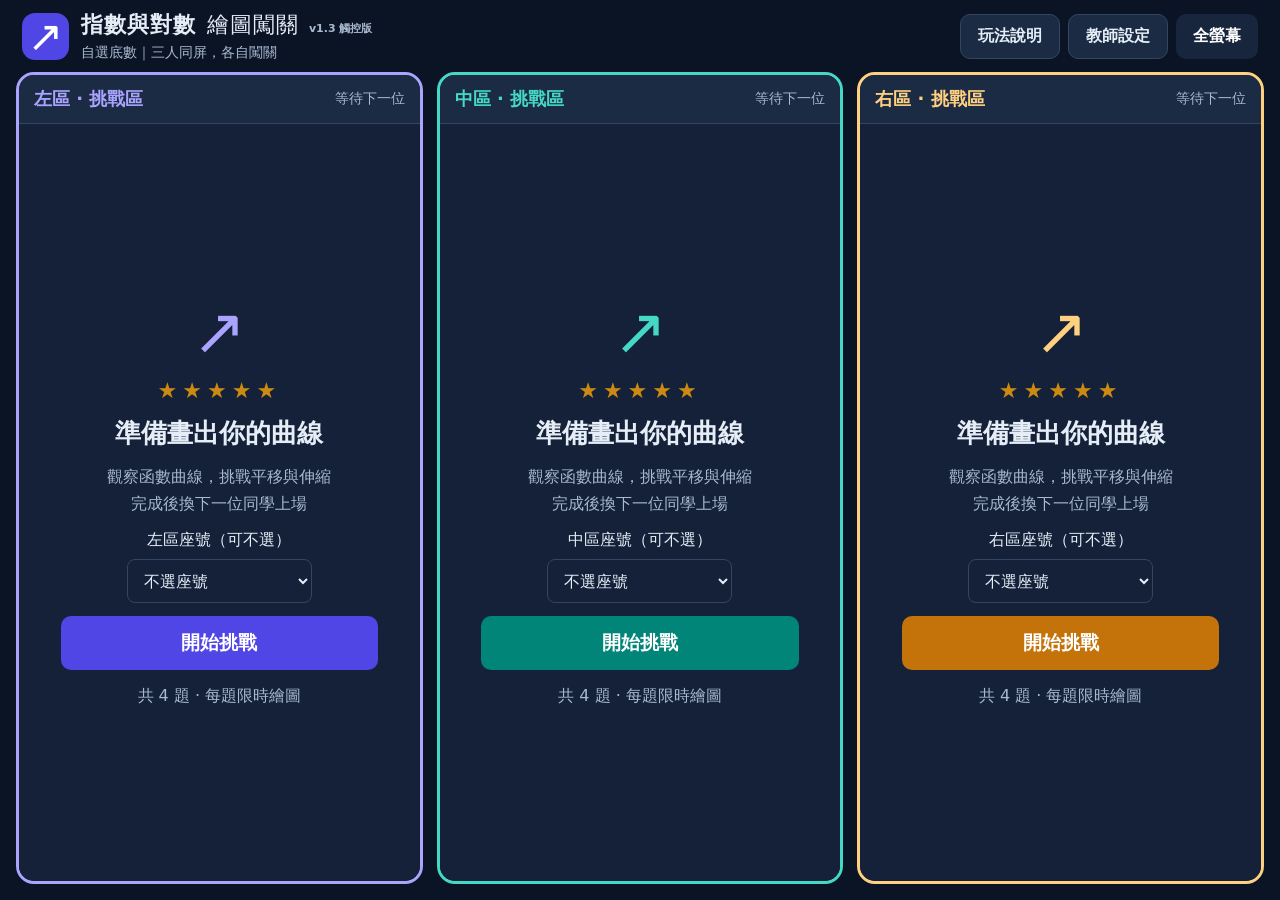
<file: index.html>
<!doctype html>
<html lang="zh-Hant">
<head>
<meta charset="utf-8"><meta name="viewport" content="width=device-width,initial-scale=1,maximum-scale=1,user-scalable=no">
<title>指數與對數・繪圖闖關</title>
<meta name="description" content="三人同屏獨立繪圖遊戲：教師自選底數，四種圖形變化、求救卡與基準線求救卡。">
<link rel="icon" href="data:image/svg+xml,%3Csvg xmlns='http://www.w3.org/2000/svg' viewBox='0 0 32 32'%3E%3Crect width='32' height='32' rx='8' fill='%234f46e5'/%3E%3Cpath d='M4 16Q10 2 16 16T28 16' fill='none' stroke='white' stroke-width='3'/%3E%3C/svg%3E">
<link rel="stylesheet" href="style.css?v=1.3">
<script defer src="engine.js?v=1.3"></script><script defer src="app.js?v=1.3"></script>
</head>
<body>
<header class="topbar"><div class="brand"><span class="brand-mark">↗</span><div><h1>指數與對數<span>繪圖闖關</span><small class="version-label">v1.3 觸控版</small></h1><p>自選底數｜三人同屏，各自闖關</p></div></div><div class="top-actions"><button id="helpBtn" class="quiet">玩法說明</button><button id="settingsBtn" class="quiet">教師設定</button><button id="fullBtn" class="dark-btn">全螢幕</button></div></header>
<main id="lanes" class="lanes" aria-label="三個獨立遊戲區"></main>
<dialog id="settingsDialog"><form id="settingsForm"><div class="dialog-head"><div><p class="eyebrow">TEACHER SETTINGS</p><h2>教師設定</h2></div><button type="button" class="quiet close-dialog">關閉</button></div><p class="settings-note">題目、題數、限時與求救卡設定套用到下一位學生；目前遊戲繼續進行。主題、參考線與座標標示立即套用。</p><div class="general-settings"><label>背景主題<select name="theme"><option value="light">淺色</option><option value="dark">深色</option></select></label><label>參考線顏色<input type="color" name="gridColor"></label><label>參考線粗細<select name="gridWidth"><option value="0.5">0.5 px</option><option value="1">1 px</option><option value="1.5">1.5 px</option><option value="2">2 px</option><option value="3">3 px</option></select></label><label>座標標示文字大小（px）<input type="number" name="axisFontSize" min="10" max="28" step="1" required></label><label>座標標示文字顏色<input type="color" name="axisLabelColor"></label><label>每題求救卡累積上限<select name="helpCards"><option value="0">0 張（兩種卡皆停用）</option><option value="1">1 張</option><option value="2">2 張</option><option value="3">3 張</option></select></label><label>首張求救卡等待（秒）<input type="number" name="helpFirstDelay" min="0" max="300" step="1" required></label><label>後續求救卡間隔（秒）<input type="number" name="helpInterval" min="1" max="300" step="1" required></label><label>座號起點<input type="number" name="seatMin" min="1" max="99" required></label><label>座號終點<input type="number" name="seatMax" min="1" max="99" required></label></div><p class="settings-note">座標標示文字可設 10～28 px；窄視窗會適度縮小，以避免刻度重疊。文字大小與顏色儲存後立即套用。</p><p class="settings-note">一般求救卡：預設第 15 秒取得第一張，之後每 10 秒一張，每題上限 3 張；每張揭示並鎖定一段正確曲線。每次隨機揭示整數刻度間寬度為 1 的區間，例如 x = 2～3，並跳過沒有可見曲線的區間。</p><p class="settings-note">基準線求救卡：有平移或伸縮的題目額外提供 1 張，與首張一般卡同時亮起，顯示同底數、未經變換的 y = aˣ 或 y = logₐ x。一般卡與基準卡各自計次，每使用一張，本題分數再乘 0.8；一般卡上限設 0 時，兩種卡一起停用。</p><section class="base-settings"><h3>出題函數（所有星等共用）</h3><div id="typeSettings" class="checks"></div><p class="settings-note">至少勾選一種；預設兩種都勾選，儲存後套用到所有星等，從下一位學生開始生效。</p></section><section class="base-settings"><h3>出題底數（指數／對數共用）</h3><div id="baseSettings" class="checks"></div><p class="settings-note">可複選，至少選一種；預設為 1/3、1/2、2、3。設定從下一位學生開始生效。</p></section><p class="settings-note"><a href="touch-test.html?v=1.3" target="_blank" rel="noopener">開啟三人觸控測試</a>：顯示各區收到的觸點、移動事件與最大同時觸點數，不影響成績。可在不同連接方式下比較。</p><div id="levelSettings"></div><p id="settingsError" class="error" role="alert"></p><div class="dialog-footer"><button type="button" id="defaultsBtn" class="quiet">恢復預設設定</button><button type="submit" class="primary">儲存設定</button></div></form></dialog>
<dialog id="helpDialog"><div class="dialog-head"><h2>玩法說明</h2><button class="quiet close-dialog">關閉</button></div><ol class="help-list"><li>選填座號，按「開始挑戰」。左、中、右三區各自計時、換題和結算；完成可立刻換下一位。</li><li>根據題目在座標區畫圖。x 範圍 −6～10，y 範圍 −6～12，每格 1 單位，座標數字每 2 單位標示。只需畫出座標框中看得到的曲線。</li><li>使用「細筆」畫圖，畫錯可用「橡皮擦」或「復原」。對數函數只畫真數大於 0 的部分；靠近漸近線時讓曲線延伸到框邊。</li><li>一般求救卡隨時間累積：預設第 15 秒亮起，之後每 10 秒一張，每題最多 3 張。每張隨機揭示一個整數刻度間的 1 單位區間，例如 x = 2～3，跳過沒有可見曲線的區間。按下會清除該段筆跡，隨煙霧散去揭示正確曲線；揭示區域鎖定並計為正確，請繼續畫其他部分。</li><li>有平移或伸縮時，額外提供 1 張「基準線求救卡」，與第一張一般卡同時亮起。按下顯示同底數原始函數的藍色點線，直到本題結束；它不會替你完成答案，也不會清除筆跡。</li><li>兩種卡每使用一張都讓本題分數乘 0.8。例如用 1 張一般卡加 1 張基準卡，得分乘 0.64；用滿 3 張一般卡與 1 張基準卡，乘 0.4096。復原不退回卡片。</li><li>按「確定送出」取得 0～100 分，2 秒後自動換題；時間到也會自動送出。完整度、曲線準確度和多餘筆跡都會影響分數。未畫圖且只用基準卡，仍為 0 分。</li><li>送出後橘色虛線是參考答案，灰色點線是漸近線。完成全部題目顯示總分，再按「下一位學生」。</li></ol><p class="settings-note">五星依序為基礎圖形、1 種、2 種、3 種、4 種變化。底數由教師勾選，可選 1/10、1/5、1/3、1/2、2、3、5、10。左右伸縮的內部係數為 ½、2；上下伸縮為 ½、2、3；平移量為 ±1、±2。預設題數 2、1、1、0、0（共 4 題），限時 40、60、80、100、120 秒。題目與卡片設定從下一位學生開始套用。</p></dialog>
<div id="toast" role="status"></div>
</body></html>
</file>
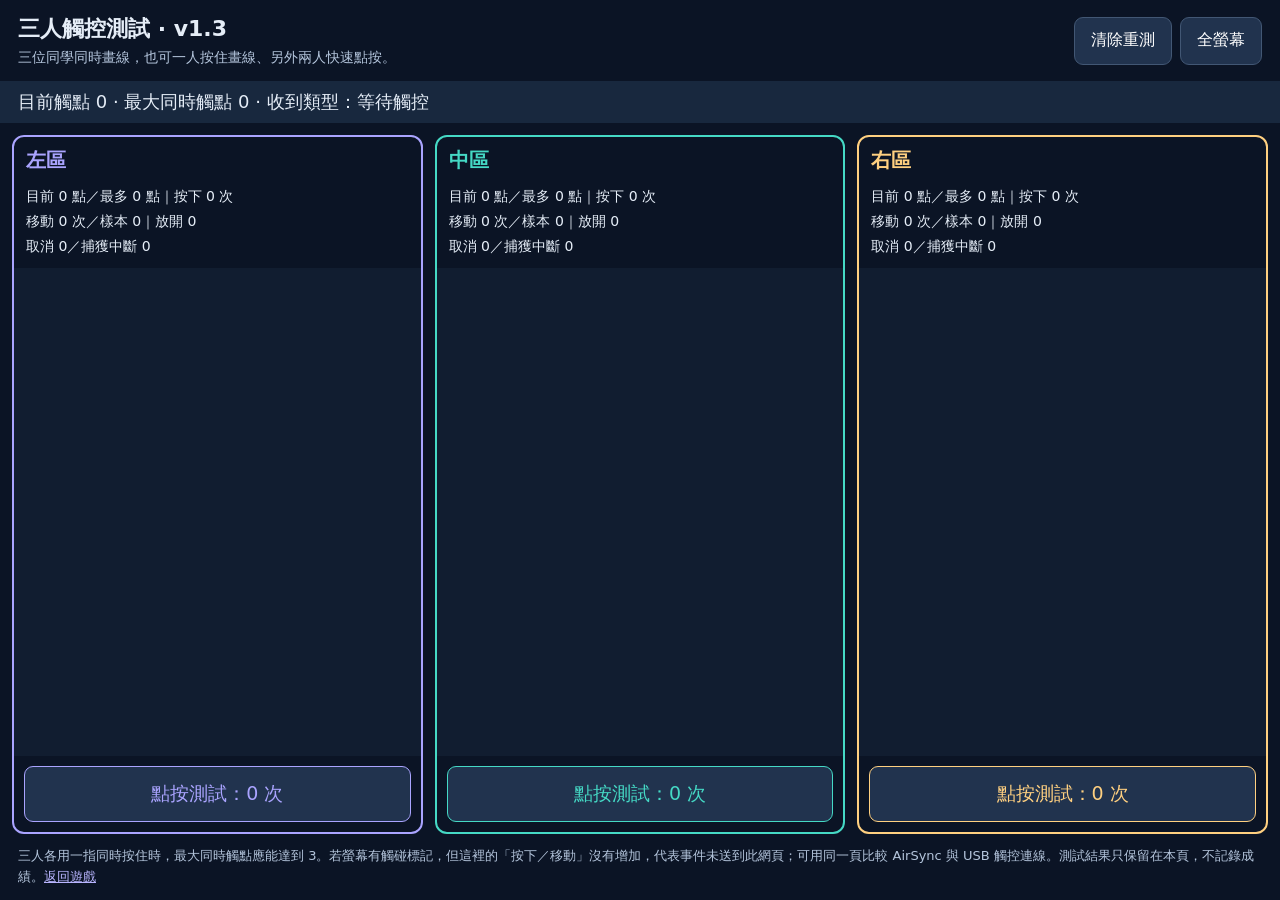
<file: touch-test.html>
<!doctype html><html lang="zh-Hant"><head><meta charset="utf-8"><meta name="viewport" content="width=device-width,initial-scale=1"><title>三人觸控測試 v1.3</title><style>
*{box-sizing:border-box}body{margin:0;background:#0b1425;color:#e5edf7;font-family:"Microsoft JhengHei",system-ui,sans-serif;height:100dvh;display:flex;flex-direction:column;overscroll-behavior:none}header{padding:14px 18px;display:flex;gap:14px;align-items:center;justify-content:space-between}h1{margin:0;font-size:22px}header p{font-size:14px;margin:5px 0 0;color:#b4c5dc}.actions{display:flex;gap:8px}button,a{font:inherit}button{min-height:48px;padding:10px 16px;border:1px solid #425774;border-radius:9px;background:#21334e;color:white;touch-action:none;cursor:pointer}button.pressed{background:#2c705e;box-shadow:inset 0 0 0 3px white}a{color:#b9b5ff}.total{padding:9px 18px;background:#18283e;font-size:18px;font-variant-numeric:tabular-nums}main{display:grid;grid-template-columns:repeat(3,minmax(0,1fr));gap:12px;padding:12px;flex:1;min-height:0;touch-action:none}.panel{--accent:#aaa4ff;border:2px solid var(--accent);border-radius:12px;display:flex;flex-direction:column;min-height:0;min-width:0;overflow:hidden;touch-action:none}.panel:nth-child(2){--accent:#45d9c5}.panel:nth-child(3){--accent:#ffd080}h2{font-size:20px;color:var(--accent);margin:10px 12px}.stats{font-size:14px;line-height:1.8;padding:0 12px 8px;min-height:80px;font-variant-numeric:tabular-nums}.surface{flex:1;min-height:0;background:#111d30}canvas{display:block;width:100%;height:100%;touch-action:none}.tap{margin:10px;min-height:56px;border-color:var(--accent);color:var(--accent);font-size:19px}.note{font-size:13px;line-height:1.6;padding:0 18px 12px;color:#b4c5dc;margin:0}@media(max-height:720px){header{padding:8px 14px}h1{font-size:19px}.stats{font-size:12px;min-height:70px}.note{font-size:12px}.total{font-size:15px}}@media(max-width:700px){header{flex-wrap:wrap}.stats{padding:0 7px 7px}.tap{font-size:14px;margin:6px}.note{font-size:12px}}
</style><script defer src="touch-test.js?v=1.3"></script></head><body><header><div><h1>三人觸控測試 · v1.3</h1><p>三位同學同時畫線，也可一人按住畫線、另外兩人快速點按。</p></div><div class="actions"><button id="clear">清除重測</button><button id="full">全螢幕</button></div></header><div class="total" id="total" role="status">目前觸點 0 · 最大同時觸點 0</div><main id="panels"></main><p class="note">三人各用一指同時按住時，最大同時觸點應能達到 3。若螢幕有觸碰標記，但這裡的「按下／移動」沒有增加，代表事件未送到此網頁；可用同一頁比較 AirSync 與 USB 觸控連線。測試結果只保留在本頁，不記錄成績。<a href="index.html?v=1.3">返回遊戲</a></p></body></html>
</file>
<file: style.css>
:root{font-family:"Noto Sans TC","Microsoft JhengHei",system-ui,sans-serif;color:#17263d;background:#eaf0f7;font-size:16px;--surface:#fff;--soft:#f4f7fb;--text:#17263d;--muted:#586b82;--line:#d6e0ed;--canvas:#fff;--axis:#536781;--correct:#df641c;--primary:#4f46e5;--shadow:0 8px 24px #243b5710}
*{box-sizing:border-box}body{margin:0;overscroll-behavior:none;user-select:none;-webkit-user-select:none;-webkit-touch-callout:none}body[data-theme=dark]{background:#0b1425;color:#e5edf7;--surface:#142138;--soft:#1b2b44;--text:#e5edf7;--muted:#a8b9cf;--line:#34465f;--canvas:#111d30;--axis:#b9c9dd;--correct:#ffab5e;--shadow:none}button,select,input{font:inherit}button{border:0;border-radius:10px;min-height:45px;padding:10px 17px;font-weight:700;cursor:pointer;touch-action:manipulation;color:var(--text)}button:disabled{cursor:default;opacity:.45}button:focus-visible,select:focus-visible,input:focus-visible{outline:3px solid #ec9b20;outline-offset:3px}.quiet{background:var(--soft);border:1px solid var(--line)}.primary{background:var(--primary);color:white}.dark-btn{background:#17263d;color:white}.topbar{height:86px;display:flex;align-items:center;justify-content:space-between;padding:14px 22px;gap:20px}.brand{display:flex;align-items:center;gap:12px}.brand-mark{display:grid;place-items:center;width:47px;height:47px;border-radius:13px;background:#4f46e5;color:white;font-size:43px;line-height:1}.brand h1{font-size:22px;margin:0;letter-spacing:.04em}.brand h1 span{font-weight:500;margin-left:12px}.brand p{margin:4px 0 0;color:var(--muted);font-size:14px}.top-actions{display:flex;gap:8px}.lanes{display:grid;grid-template-columns:repeat(3,minmax(0,1fr));gap:14px;padding:0 16px 16px;height:calc(100dvh - 86px);min-height:590px}.lane{--accent:#4f46e5;--button:#4f46e5;border:3px solid var(--accent);border-radius:18px;background:var(--surface);box-shadow:var(--shadow);overflow:hidden;display:flex;flex-direction:column;position:relative;min-width:0}.lane:nth-child(2){--accent:#008578;--button:#008578}.lane:nth-child(3){--accent:#c4730b;--button:#c4730b}body[data-theme=dark] .lane{--accent:#aaa4ff}body[data-theme=dark] .lane:nth-child(2){--accent:#45d9c5}body[data-theme=dark] .lane:nth-child(3){--accent:#ffd080}.lane-head{padding:12px 15px;background:var(--soft);display:flex;justify-content:space-between;align-items:center;border-bottom:1px solid var(--line);gap:6px}.lane-name{font-weight:800;color:var(--accent);font-size:18px}.seat-label{font-size:14px;color:var(--muted)}.progress{display:flex;gap:5px;padding:12px 15px 0}.step{height:5px;background:var(--line);flex:1;border-radius:9px}.step.done{background:var(--accent)}.step.current{background:var(--accent);opacity:.55}.question{padding:12px 16px 9px;min-height:113px}.question-meta{display:flex;align-items:center;justify-content:space-between;gap:6px;font-size:14px;color:var(--muted)}.stars{color:#cf8609;letter-spacing:1px;font-weight:800}.formula{font-family:"Cambria Math",Cambria,Georgia,serif;font-size:clamp(22px,2.05vw,36px);margin:10px 0 4px;white-space:nowrap;line-height:1.4;letter-spacing:.015em}.formula .frac{display:inline-flex;vertical-align:middle;flex-direction:column;text-align:center;line-height:1.15;font-size:.72em;margin:0 3px}.frac span:first-child{border-bottom:1.5px solid currentColor;padding:0 3px}.plot-wrap{flex:1;min-height:220px;position:relative;margin:0 10px;border:1px solid var(--line);border-radius:10px;overflow:hidden;background:var(--canvas)}canvas{width:100%;height:100%;display:block;touch-action:none;cursor:crosshair}.plot-hint{position:absolute;top:10px;left:58px;color:var(--muted);font-size:14px;pointer-events:none}.ink-state{padding:8px 15px 0;min-height:29px;font-size:14px;color:var(--muted)}.ink-state.exhausted{color:#d44835;font-weight:700}.toolbar{display:flex;gap:6px;padding:8px 12px}.toolbar button{flex:1;padding:9px 5px;font-size:15px}.tool.active{background:var(--button);color:white;border-color:var(--accent)}.submit{margin:0 12px 12px;background:var(--button);color:white;min-height:48px;font-size:18px}.overlay{position:absolute;inset:54px 0 0;z-index:3;background:var(--surface);display:flex;flex-direction:column;align-items:center;justify-content:center;padding:24px;gap:15px;text-align:center}.welcome-icon{font-size:65px;font-family:Georgia,serif;color:var(--accent);line-height:1}.overlay h2{font-size:26px;margin:0}.overlay p{color:var(--muted);font-size:16px;line-height:1.7;margin:0;max-width:340px}.overlay label{display:flex;flex-direction:column;gap:8px;font-size:16px;min-width:185px}select,input[type=number]{border:1px solid var(--line);background:var(--surface);color:var(--text);border-radius:8px;padding:9px 12px;min-height:44px;width:100%}.overlay .primary{background:var(--button);width:90%;max-width:330px;min-height:54px;font-size:19px}.mini-stars{color:#cc8a12;letter-spacing:5px;font-size:22px}.result-strip{padding:8px 14px;border-top:1px solid var(--line);background:var(--soft);display:none;align-items:center;justify-content:space-between;gap:8px}.result-strip.visible{display:flex}.score{font-size:29px;font-weight:900;color:var(--accent);white-space:nowrap}.result-detail{font-size:14px;color:var(--muted);text-align:right;line-height:1.5}.result-detail strong{color:var(--text)}.result-mode .question{min-height:102px}.result-mode .ink-state,.result-mode .toolbar{display:none}.result-mode .submit{margin-top:10px}.summary-scores{width:100%;display:grid;grid-template-columns:repeat(3,1fr);gap:9px;max-width:380px}.summary-scores div{background:var(--soft);border:1px solid var(--line);border-radius:10px;padding:10px;font-size:14px;color:var(--muted)}.summary-scores strong{display:block;font-size:23px;color:var(--accent);margin-top:5px}.big-score{font-size:68px;color:var(--accent);font-weight:900;line-height:1}.score-caption{font-size:14px;color:var(--muted)}dialog{background:var(--surface);color:var(--text);border:1px solid var(--line);border-radius:18px;max-width:980px;width:92vw;max-height:90dvh;padding:25px;box-shadow:0 24px 100px #0005;overscroll-behavior:contain}dialog::backdrop{background:#08142baa;backdrop-filter:blur(3px)}.dialog-head{display:flex;justify-content:space-between;align-items:center;gap:15px;margin-bottom:12px}.dialog-head h2{margin:0;font-size:26px}.eyebrow{font-size:13px;letter-spacing:.12em;color:var(--muted);margin:0 0 6px}.settings-note{font-size:15px;color:var(--muted);line-height:1.7}.general-settings{display:grid;grid-template-columns:repeat(3,1fr);gap:14px;margin:20px 0}.general-settings label{font-size:15px;display:flex;flex-direction:column;gap:8px}input[type=color]{width:100%;height:44px;border:1px solid var(--line);border-radius:8px;background:var(--surface);padding:3px}.level-card{border:1px solid var(--line);border-radius:12px;background:var(--soft);padding:14px;margin:12px 0}.level-title{display:flex;align-items:center;gap:15px;justify-content:space-between;margin-bottom:10px}.level-title strong{font-size:17px}.count-label{display:flex;align-items:center;gap:10px;font-size:14px}.count-label input{width:77px}.checks{display:flex;gap:12px 20px;flex-wrap:wrap;margin:10px 0}.checks label{display:flex;gap:8px;align-items:center;min-height:30px;font-size:16px}input[type=checkbox]{accent-color:#4f46e5;width:21px;height:21px}.level-card p{font-size:14px;color:var(--muted);margin:8px 0}.dialog-footer{display:flex;justify-content:space-between;gap:15px;margin-top:18px;position:sticky;bottom:-25px;background:var(--surface);padding:15px 0}.error{color:#d44835;font-size:16px;line-height:1.6}.help-list{line-height:1.9;padding-left:25px}.help-list li{padding:4px 0}#toast{position:fixed;left:50%;bottom:24px;transform:translateX(-50%);background:#17263d;color:white;max-width:90vw;border-radius:10px;padding:12px 20px;z-index:20;display:none;box-shadow:0 4px 20px #0004}body:has(dialog[open]){overflow:hidden}
@media(min-width:1700px){.topbar{height:98px}.lanes{height:calc(100dvh - 98px)}.brand h1{font-size:28px}.lane-head{padding:16px 20px}.question{min-height:137px;padding:17px 20px 12px}.question-meta,.seat-label{font-size:17px}.toolbar button{min-height:53px;font-size:18px}.submit{min-height:57px}.lane-name{font-size:22px}}
@media(max-width:900px){.topbar{height:78px;padding:10px 12px}.brand h1{font-size:17px}.brand h1 span{margin-left:6px}.brand p{display:none}.top-actions{gap:5px}.top-actions button{padding:8px;font-size:14px}.lanes{padding:0 8px 8px;gap:8px;height:calc(100dvh - 78px)}.lane-head{padding:10px 8px}.lane-name{font-size:16px}.question{padding:10px 8px;min-height:115px}.formula{font-size:clamp(17px,2.6vw,26px)}.overlay{padding:15px}.overlay h2{font-size:21px}.overlay p{font-size:14px}.toolbar{padding:8px 6px;gap:4px}.toolbar button{font-size:14px}.submit{margin-left:6px;margin-right:6px}.plot-wrap{margin:0 5px}.ink-state{padding-left:9px;font-size:13px}.progress{padding-left:9px;padding-right:9px}.result-detail{font-size:13px}.result-strip{padding:7px}.score{font-size:24px}}
@media(max-width:600px){.topbar{height:auto;min-height:100px;flex-wrap:wrap;gap:8px}.top-actions{width:100%;justify-content:flex-end}.lanes{grid-template-columns:1fr;height:auto;min-height:0}.lane{height:720px}.formula{font-size:28px}.general-settings{grid-template-columns:repeat(2,1fr)}.level-title{gap:8px}.overlay p{font-size:16px}}
/* v1.1: reserve the viewport for the three independent drawing surfaces. */
:root{--header-height:clamp(64px,8dvh,86px)}
@media(min-width:601px){html,body{height:100%;overflow:hidden}.topbar{height:var(--header-height);min-height:0}.lanes{height:calc(100dvh - var(--header-height));min-height:0}.lane-head,.progress,.question,.ink-state,.toolbar,.submit,.result-strip{flex-shrink:0}.plot-wrap{min-height:0}.lane{min-height:0}.overlay{gap:clamp(8px,1.4dvh,15px)}}
.question-meta .counter{flex:1;text-align:center;white-space:nowrap}.countdown{background:var(--soft);border:1px solid var(--line);border-radius:8px;padding:5px 9px;color:var(--text);font-weight:800;font-variant-numeric:tabular-nums;white-space:nowrap;min-width:67px;text-align:center}.countdown.urgent{color:#d44835;background:#fff1ed;border-color:#fac9bc}body[data-theme=dark] .countdown.urgent{background:#492c32;color:#ffb4a2;border-color:#8c4c50}.submit:disabled{opacity:1;background:var(--soft);color:var(--muted);border:1px solid var(--line)}.level-title{flex-wrap:wrap}.level-options{display:flex;gap:16px;align-items:center}.time-label{display:flex;align-items:center;gap:9px;font-size:14px;white-space:nowrap}.time-label select{width:110px}.count-label{white-space:nowrap}
@media(min-width:1700px){:root{--header-height:clamp(76px,9dvh,98px)}}
@media(min-width:601px) and (max-height:800px){:root{--header-height:66px}.topbar{padding:8px 16px}.brand-mark{width:40px;height:40px}.brand h1{font-size:20px}.brand p{font-size:13px}.lane-head{padding:8px 12px}.question{min-height:88px;padding:8px 12px}.formula{margin:6px 0 2px}.progress{padding-top:8px}.toolbar{padding:6px 10px}.toolbar button{min-height:42px;padding:8px 5px}.submit{min-height:44px;margin-bottom:9px}.ink-state{padding-top:6px;min-height:25px}.overlay{padding:16px;gap:10px}.welcome-icon{font-size:45px}.overlay h2{font-size:23px}.overlay p{font-size:15px;line-height:1.5}.overlay .primary{min-height:46px}.overlay label{gap:5px}.big-score{font-size:54px}.summary-scores div{padding:7px}.question-meta{font-size:14px}.countdown{padding:3px 6px}.result-mode .question{min-height:88px}}
@media(min-width:601px) and (max-height:600px){:root{--header-height:56px}.brand p{display:none}.question{min-height:76px}.formula{font-size:24px}.lane-head{padding:5px 9px}.question-meta{font-size:13px}.toolbar button{min-height:36px}.submit{min-height:38px;font-size:16px;margin-top:0}.top-actions button{min-height:38px;padding:7px 10px}.overlay{gap:6px;padding:12px}.overlay p{font-size:14px}.overlay h2{font-size:20px}.welcome-icon{font-size:32px}.mini-stars{font-size:18px}.overlay .primary{min-height:39px}.overlay label{font-size:14px}.overlay select{min-height:35px;padding:5px 8px}.big-score{font-size:40px}.summary-scores strong{font-size:20px}}
@media(max-width:600px){html,body{height:auto;overflow:auto}.lanes{height:auto}.level-options{gap:10px;flex-wrap:wrap}.time-label select{width:95px}}

/* v1.2: activate each lane independently on contact, including secondary touches. */
.toolbar button,.submit,.overlay button{touch-action:none}.toolbar button.pressed,.submit.pressed,.overlay button.pressed{filter:brightness(1.2);box-shadow:inset 0 0 0 3px var(--accent)}a{color:var(--primary)}body[data-theme=dark] a{color:#aaa4ff}

/* v1.4: keep the rescue card alongside the three drawing tools. */
.toolbar .help-card{background:#fae6f0;color:#92314e;border-color:#e7b7c8;white-space:nowrap;font-size:clamp(11px,1vw,18px)}body[data-theme=dark] .toolbar .help-card{background:#41293b;color:#ffc1d0;border-color:#755062}.toolbar .help-card[hidden]{display:none}.toolbar .help-card:disabled{opacity:.55}

/* v1.5: earned cards light up; waiting cards display their own countdown. */
.toolbar .help-card{font-variant-numeric:tabular-nums;transition:background .2s,box-shadow .2s,color .2s}
.toolbar .help-card.help-ready{background:#fbcfe0;color:#802644;border-color:#db6791;box-shadow:0 0 0 1px #ed90b1,0 0 13px #ec48993b}
body[data-theme=dark] .toolbar .help-card.help-ready{background:#793e5a;color:#fff0f5;border-color:#f49bbd;box-shadow:0 0 0 1px #f49bbd,0 0 16px #f472b65c}

/* Exponential/logarithmic edition: large, separate rescue controls. */
.rescuebar{display:flex;gap:8px;padding:0 12px 8px;flex-shrink:0}.rescuebar button{flex:1;min-width:0;font-size:clamp(13px,1.1vw,19px);padding:8px 5px;touch-action:none;font-variant-numeric:tabular-nums;white-space:nowrap}
.rescuebar button[hidden]{display:none}.help-card{background:#fae6f0;color:#92314e;border:1px solid #e7b7c8}.baseline-card{background:#e1f3ff;color:#07658f;border:1px solid #91cce8}
body[data-theme=dark] .rescuebar .help-card{background:#41293b;color:#ffc1d0;border-color:#755062}body[data-theme=dark] .baseline-card{background:#17374d;color:#9adeff;border-color:#3a6a89}
.rescuebar .help-ready{background:#fbcfe0;color:#802644;border-color:#db6791;box-shadow:0 0 10px #ec489940}body[data-theme=dark] .rescuebar .help-card.help-ready{background:#793e5a;color:#fff0f5;border-color:#f49bbd;box-shadow:0 0 12px #f472b65c}
.rescuebar .baseline-card.help-ready{background:#c4ebff;color:#075274;border-color:#41ace0;box-shadow:0 0 12px #38bdf855}body[data-theme=dark] .baseline-card.help-ready{background:#155477;color:#e5f7ff;border-color:#7dd3fc;box-shadow:0 0 12px #38bdf855}
.result-mode .rescuebar{display:none}.formula sup{font-size:.68em;vertical-align:super;line-height:0}.formula sup .frac{line-height:1.05;vertical-align:middle}.formula sub{font-size:.65em;vertical-align:sub;line-height:0}.plot-hint{font-size:clamp(10px,.9vw,14px);max-width:calc(100% - 65px);background:var(--canvas);padding:1px 3px}.summary-scores{grid-template-columns:repeat(5,1fr);gap:6px}.summary-scores div{padding:9px 3px}.toolbar .quiet{font-size:clamp(13px,1.1vw,19px)}
@media(min-width:601px) and (max-height:800px){.rescuebar{padding:0 10px 6px}.rescuebar button{min-height:40px;padding:6px 4px}.question{min-height:88px}.ink-state{font-size:12px}}
@media(max-width:900px){.rescuebar{padding:0 6px 7px;gap:5px}.overlay h2{font-size:20px}.mini-stars{letter-spacing:3px}.summary-scores strong{font-size:19px}}
@media(max-width:600px){.brand h1{font-size:20px}.rescuebar button{font-size:16px}.plot-hint{font-size:12px}}

/* v1.1: fraction bases and teacher-selectable base choices. */
.formula .log-base{display:inline-flex;vertical-align:-.5em;line-height:1;font-size:.62em}.formula .log-base .frac{font-size:1em;margin:0 2px}.base-settings{margin:18px 0;padding:16px;border:1px solid var(--line);border-radius:12px;background:var(--soft)}.base-settings h3{font-size:17px;margin:0 0 10px}.base-settings .checks label{padding:6px 10px;border:1px solid var(--line);border-radius:8px;min-height:44px;min-width:80px;background:var(--surface);font-variant-numeric:tabular-nums}.base-settings .settings-note{margin-bottom:0}

/* v1.3: reserve gestures inside the play area; settings dialogs still scroll. */
.lanes,.lane{touch-action:none}.version-label{font:600 11px system-ui;color:var(--muted);margin-left:10px;letter-spacing:0;white-space:nowrap}.rescuebar button.pressed,.toolbar button.pressed{filter:brightness(1.15);box-shadow:inset 0 0 0 3px var(--accent)}
@media(max-width:900px){.version-label{font-size:9px;margin-left:6px}}
/* Keep classroom targets at least 44 CSS pixels, including 1280×720. */
.toolbar button,.rescuebar button,.submit{min-height:44px}
</file>
